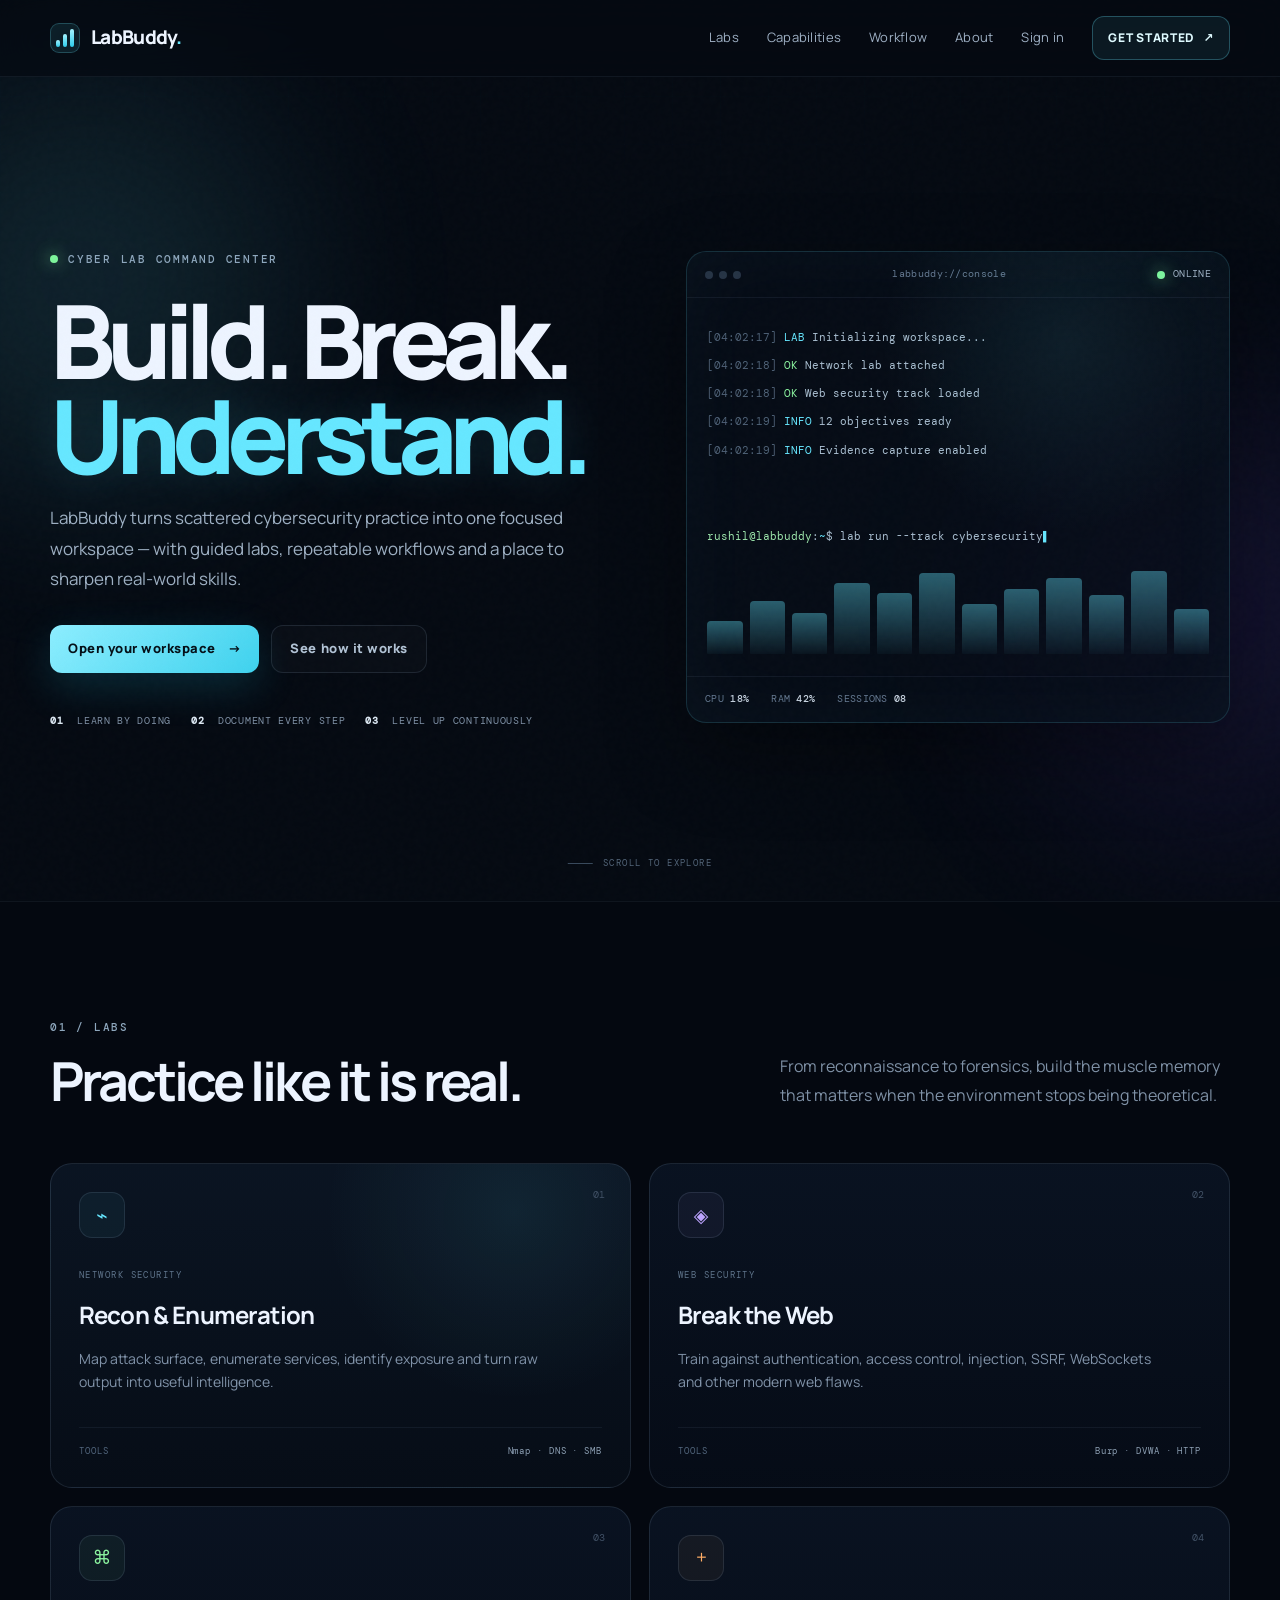
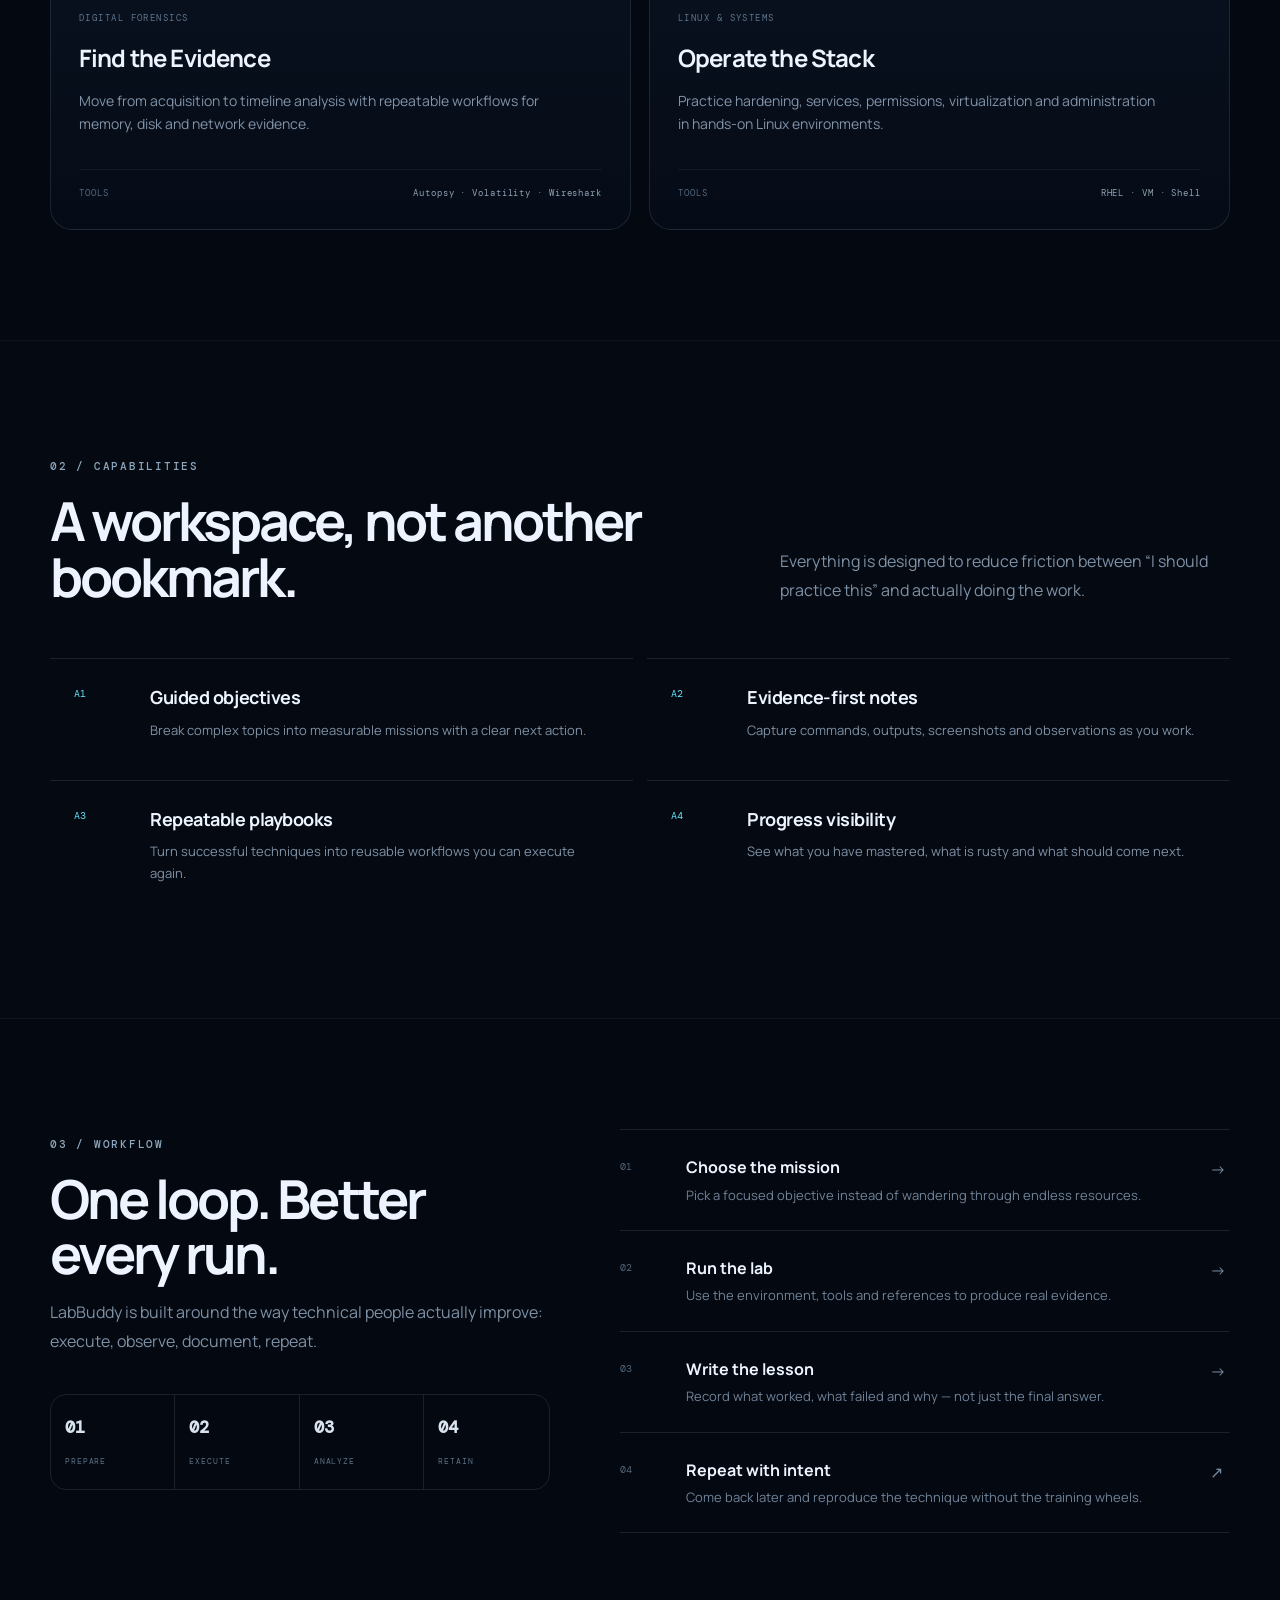
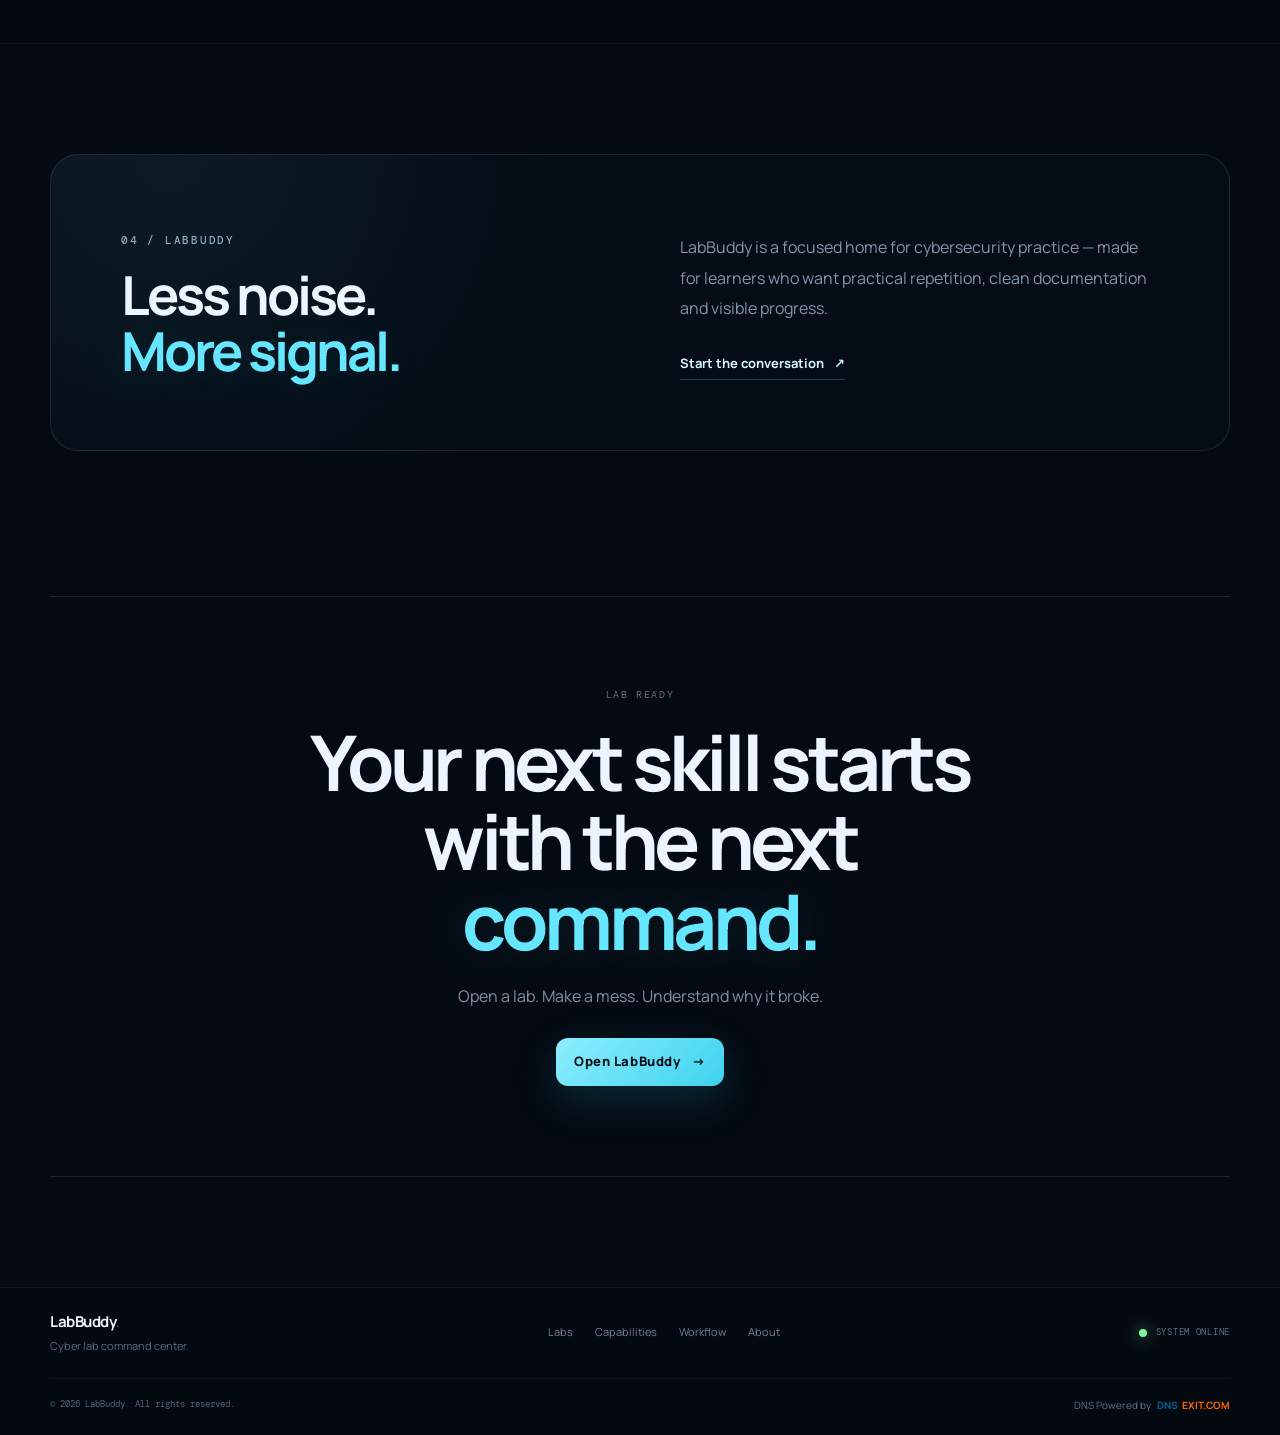
<file: index.html>
<!doctype html>
<html lang="en">
<head>
  <meta charset="utf-8">
  <meta name="viewport" content="width=device-width, initial-scale=1">
  <meta name="description" content="LabBuddy — a modern command center for cybersecurity labs, learning paths, tools and practice environments.">
  <meta name="theme-color" content="#07111f">
  <meta name="color-scheme" content="dark">
  <link rel="icon" type="image/svg+xml" href="favicon.svg">
  <link rel="stylesheet" href="styles.css">
  <link rel="stylesheet" href="auth.css">
  <title>LabBuddy — Cyber Lab Command Center</title>
</head>
<body>
  <div class="noise" aria-hidden="true"></div>
  <div class="orb orb-a" aria-hidden="true"></div>
  <div class="orb orb-b" aria-hidden="true"></div>
  <div class="grid-bg" aria-hidden="true"></div>

  <header class="site-header">
    <div class="container nav-wrap">
      <a class="brand" href="#top" aria-label="LabBuddy home">
        <span class="brand-mark" aria-hidden="true">
          <span></span><span></span><span></span>
        </span>
        <span class="brand-text">LabBuddy<span class="brand-dot">.</span></span>
      </a>

      <button class="menu-toggle" type="button" aria-expanded="false" aria-controls="site-nav">
        <span></span><span></span><span></span>
        <span class="sr-only">Toggle navigation</span>
      </button>

      <nav id="site-nav" class="site-nav" aria-label="Primary navigation">
        <a href="#labs">Labs</a>
        <a href="#capabilities">Capabilities</a>
        <a href="#workflow">Workflow</a>
        <a href="#about">About</a>
        <a href="signin.html">Sign in</a>
      </nav>

      <a class="nav-cta" href="signup.html">Get started <span aria-hidden="true">↗</span></a>
    </div>
  </header>

  <main id="top">
    <section class="hero section-pad">
      <div class="container hero-grid">
        <div class="hero-copy reveal">
          <div class="eyebrow"><span class="pulse"></span> CYBER LAB COMMAND CENTER</div>
          <h1>Build. Break.<br><span>Understand.</span></h1>
          <p class="hero-lead">
            LabBuddy turns scattered cybersecurity practice into one focused workspace —
            with guided labs, repeatable workflows and a place to sharpen real-world skills.
          </p>
          <div class="hero-actions">
            <a class="button button-primary" href="dashboard.html">Open your workspace <span>→</span></a>
            <a class="button button-ghost" href="#workflow">See how it works</a>
          </div>
          <div class="hero-meta" aria-label="Platform highlights">
            <span><b>01</b> Learn by doing</span>
            <span><b>02</b> Document every step</span>
            <span><b>03</b> Level up continuously</span>
          </div>
        </div>

        <div class="terminal-card reveal" aria-label="LabBuddy live console preview">
          <div class="terminal-topbar">
            <div class="traffic"><i></i><i></i><i></i></div>
            <span>labbuddy://console</span>
            <span class="top-status"><span class="tiny-dot"></span> ONLINE</span>
          </div>
          <div class="terminal-body">
            <div class="terminal-line"><span class="t-muted">[04:02:17]</span> <span class="t-cyan">LAB</span> Initializing workspace...</div>
            <div class="terminal-line"><span class="t-muted">[04:02:18]</span> <span class="t-green"> OK </span> Network lab attached</div>
            <div class="terminal-line"><span class="t-muted">[04:02:18]</span> <span class="t-green"> OK </span> Web security track loaded</div>
            <div class="terminal-line"><span class="t-muted">[04:02:19]</span> <span class="t-cyan">INFO</span> 12 objectives ready</div>
            <div class="terminal-line"><span class="t-muted">[04:02:19]</span> <span class="t-cyan">INFO</span> Evidence capture enabled</div>
            <div class="terminal-spacer"></div>
            <div class="terminal-line command"><span class="prompt">rushil@labbuddy</span>:<span class="path">~</span>$ <span id="typed-command"></span><span class="caret">▌</span></div>
            <div class="console-bars" aria-hidden="true"><span style="--h:38%"></span><span style="--h:62%"></span><span style="--h:48%"></span><span style="--h:82%"></span><span style="--h:71%"></span><span style="--h:94%"></span><span style="--h:58%"></span><span style="--h:76%"></span><span style="--h:88%"></span><span style="--h:68%"></span><span style="--h:97%"></span><span style="--h:52%"></span></div>
          </div>
          <div class="terminal-footer">
            <span>CPU <b>18%</b></span>
            <span>RAM <b>42%</b></span>
            <span>SESSIONS <b>08</b></span>
          </div>
        </div>
      </div>
      <div class="scroll-cue" aria-hidden="true"><span></span> SCROLL TO EXPLORE</div>
    </section>

    <section id="labs" class="section-pad section-dark">
      <div class="container">
        <div class="section-heading reveal">
          <div>
            <div class="eyebrow">01 / LABS</div>
            <h2>Practice like it is real.</h2>
          </div>
          <p>From reconnaissance to forensics, build the muscle memory that matters when the environment stops being theoretical.</p>
        </div>

        <div class="lab-grid">
          <article class="lab-card lab-card-featured reveal">
            <div class="card-number">01</div>
            <div class="icon-box icon-cyan">⌁</div>
            <div class="tag">NETWORK SECURITY</div>
            <h3>Recon &amp; Enumeration</h3>
            <p>Map attack surface, enumerate services, identify exposure and turn raw output into useful intelligence.</p>
            <div class="card-footer"><span>TOOLS</span><strong>Nmap · DNS · SMB</strong></div>
          </article>

          <article class="lab-card reveal">
            <div class="card-number">02</div>
            <div class="icon-box icon-violet">◈</div>
            <div class="tag">WEB SECURITY</div>
            <h3>Break the Web</h3>
            <p>Train against authentication, access control, injection, SSRF, WebSockets and other modern web flaws.</p>
            <div class="card-footer"><span>TOOLS</span><strong>Burp · DVWA · HTTP</strong></div>
          </article>

          <article class="lab-card reveal">
            <div class="card-number">03</div>
            <div class="icon-box icon-green">⌘</div>
            <div class="tag">DIGITAL FORENSICS</div>
            <h3>Find the Evidence</h3>
            <p>Move from acquisition to timeline analysis with repeatable workflows for memory, disk and network evidence.</p>
            <div class="card-footer"><span>TOOLS</span><strong>Autopsy · Volatility · Wireshark</strong></div>
          </article>

          <article class="lab-card reveal">
            <div class="card-number">04</div>
            <div class="icon-box icon-orange">+</div>
            <div class="tag">LINUX &amp; SYSTEMS</div>
            <h3>Operate the Stack</h3>
            <p>Practice hardening, services, permissions, virtualization and administration in hands-on Linux environments.</p>
            <div class="card-footer"><span>TOOLS</span><strong>RHEL · VM · Shell</strong></div>
          </article>
        </div>
      </div>
    </section>

    <section id="capabilities" class="section-pad">
      <div class="container">
        <div class="section-heading reveal">
          <div>
            <div class="eyebrow">02 / CAPABILITIES</div>
            <h2>A workspace, not another bookmark.</h2>
          </div>
          <p>Everything is designed to reduce friction between “I should practice this” and actually doing the work.</p>
        </div>

        <div class="cap-grid">
          <article class="cap-item reveal"><span class="cap-index">A1</span><div><h3>Guided objectives</h3><p>Break complex topics into measurable missions with a clear next action.</p></div></article>
          <article class="cap-item reveal"><span class="cap-index">A2</span><div><h3>Evidence-first notes</h3><p>Capture commands, outputs, screenshots and observations as you work.</p></div></article>
          <article class="cap-item reveal"><span class="cap-index">A3</span><div><h3>Repeatable playbooks</h3><p>Turn successful techniques into reusable workflows you can execute again.</p></div></article>
          <article class="cap-item reveal"><span class="cap-index">A4</span><div><h3>Progress visibility</h3><p>See what you have mastered, what is rusty and what should come next.</p></div></article>
        </div>
      </div>
    </section>

    <section id="workflow" class="section-pad section-dark">
      <div class="container workflow-grid">
        <div class="workflow-copy reveal">
          <div class="eyebrow">03 / WORKFLOW</div>
          <h2>One loop. Better every run.</h2>
          <p>LabBuddy is built around the way technical people actually improve: execute, observe, document, repeat.</p>
          <div class="metric-strip">
            <div><strong>01</strong><span>PREPARE</span></div>
            <div><strong>02</strong><span>EXECUTE</span></div>
            <div><strong>03</strong><span>ANALYZE</span></div>
            <div><strong>04</strong><span>RETAIN</span></div>
          </div>
        </div>

        <div class="workflow-list reveal">
          <div class="workflow-step"><span>01</span><div><h3>Choose the mission</h3><p>Pick a focused objective instead of wandering through endless resources.</p></div><b>→</b></div>
          <div class="workflow-step"><span>02</span><div><h3>Run the lab</h3><p>Use the environment, tools and references to produce real evidence.</p></div><b>→</b></div>
          <div class="workflow-step"><span>03</span><div><h3>Write the lesson</h3><p>Record what worked, what failed and why — not just the final answer.</p></div><b>→</b></div>
          <div class="workflow-step"><span>04</span><div><h3>Repeat with intent</h3><p>Come back later and reproduce the technique without the training wheels.</p></div><b>↗</b></div>
        </div>
      </div>
    </section>

    <section id="about" class="section-pad">
      <div class="container about-panel reveal">
        <div>
          <div class="eyebrow">04 / LABBUDDY</div>
          <h2>Less noise.<br><span>More signal.</span></h2>
        </div>
        <div>
          <p>LabBuddy is a focused home for cybersecurity practice — made for learners who want practical repetition, clean documentation and visible progress.</p>
          <a class="text-link" href="mailto:hello@labbuddy.work.gd">Start the conversation <span>↗</span></a>
        </div>
      </div>
    </section>

    <section class="section-pad final-cta">
      <div class="container cta-box reveal">
        <div class="cta-kicker">LAB READY</div>
        <h2>Your next skill starts<br>with the next <span>command.</span></h2>
        <p>Open a lab. Make a mess. Understand why it broke.</p>
        <a class="button button-primary" href="dashboard.html">Open LabBuddy <span>→</span></a>
      </div>
    </section>
  </main>

  <footer class="site-footer">
    <div class="container footer-main">
      <div class="footer-brand"><strong>LabBuddy<span class="brand-dot">.</span></strong><span>Cyber lab command center.</span></div>
      <div class="footer-links"><a href="#labs">Labs</a><a href="#capabilities">Capabilities</a><a href="#workflow">Workflow</a><a href="#about">About</a></div>
      <div class="footer-status"><span class="tiny-dot"></span> SYSTEM ONLINE</div>
    </div>
    <div class="container footer-bottom">
      <span>© <span id="year"></span> LabBuddy. All rights reserved.</span>
      <div class="dns-footer" aria-label="DNS provider attribution">
        DNS Powered by <font color="#006699"><a href="http://www.dnsExit.com">DNS</a></font><a href="http://www.dnsExit.com"><font color="#FF6600">EXIT.COM</font></a>
      </div>
    </div>
  </footer>

  <script src="script.js"></script>
</body>
</html>
</file>
<file: styles.css>
@import url('https://fonts.googleapis.com/css2?family=DM+Mono:wght@400;500&family=Manrope:wght@400;500;600;700;800&display=swap');

:root {
  --bg: #050a12;
  --panel: rgba(10, 19, 32, .72);
  --panel-2: #0a1320;
  --line: rgba(154, 181, 210, .14);
  --text: #edf4ff;
  --muted: #91a2b8;
  --cyan: #66e7ff;
  --cyan-2: #1ac6e9;
  --green: #8cf5a0;
  --violet: #bda4ff;
  --orange: #ffad66;
  --shadow: 0 30px 80px rgba(0,0,0,.35);
  --radius: 22px;
  --mono: 'DM Mono', ui-monospace, SFMono-Regular, Menlo, Monaco, Consolas, monospace;
  --sans: 'Manrope', Inter, ui-sans-serif, system-ui, -apple-system, BlinkMacSystemFont, 'Segoe UI', sans-serif;
}

* { box-sizing: border-box; }
html { scroll-behavior: smooth; }
body {
  margin: 0;
  color: var(--text);
  background: var(--bg);
  font-family: var(--sans);
  line-height: 1.65;
  overflow-x: hidden;
}
a { color: inherit; text-decoration: none; }
button { font: inherit; }
.container { width: min(1180px, calc(100% - 40px)); margin-inline: auto; }
.section-pad { padding: 110px 0; position: relative; }
.section-dark { background: rgba(4, 9, 16, .76); border-block: 1px solid rgba(154,181,210,.07); }

.sr-only { position: absolute; width: 1px; height: 1px; padding: 0; margin: -1px; overflow: hidden; clip: rect(0,0,0,0); white-space: nowrap; border: 0; }
.noise {
  position: fixed; inset: 0; pointer-events: none; z-index: 20; opacity: .035;
  background-image: url("data:image/svg+xml,%3Csvg viewBox='0 0 180 180' xmlns='http://www.w3.org/2000/svg'%3E%3Cfilter id='n'%3E%3CfeTurbulence type='fractalNoise' baseFrequency='.9' numOctaves='4' stitchTiles='stitch'/%3E%3C/filter%3E%3Crect width='100%25' height='100%25' filter='url(%23n)' opacity='.5'/%3E%3C/svg%3E");
}
.grid-bg { position: fixed; inset: 0; pointer-events: none; opacity: .23; background-image: linear-gradient(rgba(102,231,255,.045) 1px, transparent 1px), linear-gradient(90deg, rgba(102,231,255,.045) 1px, transparent 1px); background-size: 48px 48px; mask-image: linear-gradient(to bottom, black, transparent 80%); }
.orb { position: fixed; width: 420px; height: 420px; border-radius: 50%; filter: blur(100px); pointer-events: none; opacity: .11; z-index: 0; }
.orb-a { top: 8%; left: -10%; background: var(--cyan); }
.orb-b { top: 45%; right: -12%; background: #7d4dff; }

.site-header { position: sticky; top: 0; z-index: 30; backdrop-filter: blur(18px); background: rgba(5,10,18,.64); border-bottom: 1px solid rgba(154,181,210,.08); }
.nav-wrap { min-height: 76px; display: flex; align-items: center; gap: 28px; }
.brand { display: inline-flex; align-items: center; gap: 11px; font-weight: 800; letter-spacing: -.035em; font-size: 19px; }
.brand-mark { width: 30px; height: 30px; display: grid; grid-template-columns: repeat(3,1fr); gap: 3px; align-items: end; padding: 5px; border: 1px solid rgba(102,231,255,.25); border-radius: 9px; background: rgba(102,231,255,.06); box-shadow: inset 0 0 24px rgba(102,231,255,.06); }
.brand-mark span { display: block; border-radius: 2px; background: linear-gradient(180deg, #a5f3ff, #2ecbe9); }
.brand-mark span:nth-child(1){height: 40%;}.brand-mark span:nth-child(2){height: 70%;}.brand-mark span:nth-child(3){height: 100%;}
.brand-dot { color: var(--cyan); }
.site-nav { display: flex; align-items: center; gap: 28px; margin-left: auto; }
.site-nav a { color: #9fb0c4; font-size: 13px; letter-spacing: .02em; transition: color .2s ease; }
.site-nav a:hover { color: var(--text); }
.nav-cta { display: inline-flex; gap: 8px; align-items: center; padding: 11px 15px; border: 1px solid rgba(102,231,255,.28); background: rgba(102,231,255,.07); border-radius: 12px; color: #dffaff; font-size: 12px; font-weight: 800; letter-spacing: .06em; text-transform: uppercase; }
.menu-toggle { display: none; margin-left: auto; border: 0; background: transparent; color: white; }

.hero { min-height: calc(100vh - 76px); display: grid; align-items: center; padding-top: 86px; padding-bottom: 90px; }
.hero-grid { display: grid; grid-template-columns: 1.02fr .98fr; gap: 70px; align-items: center; position: relative; z-index: 1; }
.eyebrow { display: inline-flex; align-items: center; gap: 10px; color: #8ea7bd; font-family: var(--mono); font-size: 11px; letter-spacing: .16em; font-weight: 500; }
.pulse, .tiny-dot { width: 8px; height: 8px; border-radius: 999px; background: #7df49b; box-shadow: 0 0 16px rgba(125,244,155,.8); display: inline-block; }
.hero h1 { margin: 22px 0 20px; font-size: clamp(4.1rem, 8vw, 7.3rem); line-height: .93; letter-spacing: -.08em; font-weight: 800; max-width: 800px; }
h1 span, h2 span { color: var(--cyan); text-shadow: 0 0 45px rgba(102,231,255,.14); }
.hero-lead { max-width: 650px; color: #9eb0c3; font-size: 17px; line-height: 1.8; }
.hero-actions { display: flex; gap: 12px; flex-wrap: wrap; margin-top: 30px; }
.button { display: inline-flex; align-items: center; justify-content: center; gap: 12px; min-height: 48px; padding: 0 18px; border-radius: 12px; font-size: 13px; font-weight: 800; letter-spacing: .04em; transition: transform .2s ease, border-color .2s ease, background .2s ease; }
.button:hover { transform: translateY(-2px); }
.button-primary { background: linear-gradient(135deg, #8deeff, #3ed2ee); color: #041018; box-shadow: 0 14px 40px rgba(30,200,235,.17); }
.button-ghost { border: 1px solid var(--line); color: #b2c3d5; background: rgba(255,255,255,.02); }
.hero-meta { display: flex; flex-wrap: wrap; gap: 20px; margin-top: 40px; color: #7f91a6; font-family: var(--mono); font-size: 10px; letter-spacing: .07em; text-transform: uppercase; }
.hero-meta b { color: #dce8f3; margin-right: 7px; }

.terminal-card { border: 1px solid rgba(102,231,255,.16); border-radius: 20px; background: rgba(7,14,24,.76); box-shadow: var(--shadow), inset 0 0 80px rgba(102,231,255,.035); overflow: hidden; position: relative; }
.terminal-card::before { content: ''; position: absolute; inset: 0; background: radial-gradient(circle at 70% 20%, rgba(102,231,255,.08), transparent 35%); pointer-events: none; }
.terminal-topbar, .terminal-footer { min-height: 46px; display: flex; align-items: center; padding: 0 18px; color: #657991; font-family: var(--mono); font-size: 10px; letter-spacing: .03em; border-bottom: 1px solid rgba(154,181,210,.08); }
.terminal-topbar { justify-content: space-between; }
.terminal-footer { border-top: 1px solid rgba(154,181,210,.08); border-bottom: 0; gap: 22px; }
.terminal-footer b { color: #c9d5e2; font-weight: 500; }
.traffic { display: flex; gap: 6px; }
.traffic i { width: 8px; height: 8px; border-radius: 50%; background: #263445; }
.top-status { display: inline-flex; gap: 8px; align-items: center; color: #9eb0c2; }
.terminal-body { padding: 25px 20px 22px; min-height: 360px; display: flex; flex-direction: column; font-family: var(--mono); font-size: 11px; color: #abc0d2; }
.terminal-line { margin: 5px 0; }
.t-muted { color: #4f6277; }.t-cyan { color: var(--cyan); }.t-green { color: var(--green); }
.terminal-spacer { flex: 1; min-height: 58px; }
.prompt { color: #9ee8ad; }.path { color: var(--cyan); }.caret { color: var(--cyan); animation: blink 1s step-end infinite; }
.console-bars { height: 86px; display: flex; align-items: end; gap: 7px; opacity: .45; margin-top: 18px; }
.console-bars span { flex: 1; height: var(--h); background: linear-gradient(180deg, rgba(102,231,255,.84), rgba(102,231,255,.08)); border-radius: 4px 4px 1px 1px; }
@keyframes blink { 50% { opacity: 0; } }

.scroll-cue { position: absolute; bottom: 30px; left: 50%; transform: translateX(-50%); display: flex; align-items: center; gap: 10px; color: #536579; font-family: var(--mono); font-size: 9px; letter-spacing: .16em; }
.scroll-cue span { width: 25px; height: 1px; background: #38495c; }

.section-heading { display: flex; justify-content: space-between; gap: 50px; align-items: end; margin-bottom: 54px; }
.section-heading h2, .workflow-copy h2, .about-panel h2, .cta-box h2 { margin: 15px 0 0; letter-spacing: -.055em; line-height: 1.04; font-size: clamp(2.3rem, 4.2vw, 4.5rem); max-width: 780px; }
.section-heading p { color: #7f91a6; max-width: 450px; margin: 0; line-height: 1.8; }
.lab-grid { display: grid; grid-template-columns: repeat(2, minmax(0, 1fr)); gap: 18px; }
.lab-card { position: relative; min-height: 320px; padding: 28px; border-radius: var(--radius); border: 1px solid var(--line); background: linear-gradient(180deg, rgba(13,24,40,.72), rgba(8,15,26,.7)); overflow: hidden; transition: transform .25s ease, border-color .25s ease; }
.lab-card:hover { transform: translateY(-5px); border-color: rgba(102,231,255,.26); }
.lab-card-featured { background: radial-gradient(circle at 80% 15%, rgba(102,231,255,.08), transparent 35%), linear-gradient(180deg, rgba(13,24,40,.8), rgba(8,15,26,.8)); }
.card-number { position: absolute; right: 25px; top: 23px; color: #425267; font-family: var(--mono); font-size: 10px; }
.icon-box { width: 46px; height: 46px; display: grid; place-items: center; border: 1px solid var(--line); border-radius: 13px; font-size: 19px; margin-bottom: 30px; }
.icon-cyan{color:var(--cyan); background:rgba(102,231,255,.05)}.icon-violet{color:var(--violet);background:rgba(189,164,255,.05)}.icon-green{color:var(--green);background:rgba(140,245,160,.05)}.icon-orange{color:var(--orange);background:rgba(255,173,102,.05)}
.tag { font-family: var(--mono); font-size: 9px; letter-spacing: .16em; color: #5f748b; margin-bottom: 12px; }
.lab-card h3 { font-size: 24px; letter-spacing: -.035em; margin: 0 0 12px; }
.lab-card p { color: #8193a9; margin: 0; max-width: 480px; font-size: 14px; }
.card-footer { display:flex; justify-content: space-between; gap: 12px; margin-top: 34px; padding-top: 16px; border-top: 1px solid rgba(154,181,210,.08); color:#52667d; font-family: var(--mono); font-size: 9px; letter-spacing:.1em; }
.card-footer strong { color: #8ea1b5; font-weight: 400; text-align: right; }

.cap-grid { display: grid; grid-template-columns: repeat(2,minmax(0,1fr)); gap: 14px; }
.cap-item { display: grid; grid-template-columns: 58px 1fr; gap: 18px; align-items: start; padding: 24px; border-top: 1px solid var(--line); }
.cap-index { font-family: var(--mono); color: var(--cyan); font-size: 10px; padding-top: 3px; }
.cap-item h3 { margin: 0 0 7px; font-size: 18px; letter-spacing: -.025em; }.cap-item p{margin:0;color:#7f91a6;font-size:13px;max-width:520px}

.workflow-grid { display: grid; grid-template-columns: .9fr 1.1fr; gap: 70px; align-items: start; }
.workflow-copy > p { color:#7f91a6; max-width: 520px; line-height:1.8; }
.metric-strip { margin-top: 38px; display:grid; grid-template-columns:repeat(4,1fr); border:1px solid var(--line); border-radius:16px; overflow:hidden; }
.metric-strip div { padding:18px 14px; border-right:1px solid var(--line); }.metric-strip div:last-child{border-right:0}.metric-strip strong{display:block;font-family:var(--mono);font-size:17px;color:#d8e3ef;margin-bottom:4px}.metric-strip span{font-family:var(--mono);font-size:8px;color:#5d7186;letter-spacing:.11em}
.workflow-list { border-top:1px solid var(--line); }
.workflow-step { display:grid; grid-template-columns:50px 1fr 20px; gap:16px; align-items:start; padding:24px 0; border-bottom:1px solid var(--line); }.workflow-step > span{font-family:var(--mono);font-size:10px;color:#53677c;padding-top:5px}.workflow-step h3{margin:0 0 4px;font-size:16px}.workflow-step p{margin:0;color:#71849a;font-size:13px}.workflow-step b{font-weight:400;color:#788ba0;padding-top:2px}

.about-panel { display:grid; grid-template-columns: 1fr 1fr; gap:80px; padding:70px; border:1px solid var(--line); border-radius:28px; background: radial-gradient(circle at 10% 0%, rgba(102,231,255,.07), transparent 35%), rgba(8,15,26,.62); }
.about-panel p{color:#8495a9;line-height:1.9;max-width:530px;margin:7px 0 25px}.text-link{display:inline-flex;gap:10px;color:#d5faff;font-weight:700;font-size:13px;border-bottom:1px solid rgba(102,231,255,.25);padding-bottom:5px}
.final-cta { padding-top: 35px; }
.cta-box { text-align:center; padding:90px 20px; border-top:1px solid var(--line); border-bottom:1px solid var(--line); }
.cta-kicker { color:#5f7489;font-family:var(--mono);letter-spacing:.16em;font-size:10px;margin-bottom:18px }.cta-box h2{margin-inline:auto;font-size:clamp(2.8rem,6vw,6.6rem)}.cta-box p{color:#7f91a6;margin:22px 0 28px}

.site-footer { border-top: 1px solid rgba(154,181,210,.08); background:#040910; }
.footer-main { display:flex; align-items:center; justify-content:space-between; gap:30px; min-height:90px; }
.footer-brand { display:flex; flex-direction:column; gap:2px; }.footer-brand strong{font-size:15px;letter-spacing:-.03em}.footer-brand span{font-size:11px;color:#586a7f}
.footer-links { display:flex; gap:22px; color:#6f8094; font-size:11px; }.footer-links a:hover{color:#d6e0eb}.footer-status{display:flex;align-items:center;gap:9px;font-family:var(--mono);font-size:9px;color:#5c6f83;letter-spacing:.08em}.footer-bottom{display:flex;justify-content:space-between;gap:20px;align-items:center;padding:18px 0 22px;border-top:1px solid rgba(154,181,210,.06);font-family:var(--mono);font-size:9px;color:#4f6278}.dns-footer{font-family:var(--sans);font-size:10px;color:#617388;}.dns-footer a{font-weight:700;}.dns-footer a:first-of-type{margin-left:4px;margin-right:0}.dns-footer font{font-size:inherit}

.reveal { opacity:0; transform:translateY(20px); transition:opacity .7s ease, transform .7s ease; }.reveal.is-visible{opacity:1;transform:none}

@media (max-width: 900px) {
  .site-nav { gap:18px; }.hero-grid, .workflow-grid, .about-panel { grid-template-columns:1fr; }.hero-grid{gap:45px}.about-panel{gap:35px;padding:40px}.section-heading{align-items:start;flex-direction:column;gap:16px}.hero h1{font-size:clamp(3.7rem,13vw,6.2rem)}
}

@media (max-width: 700px) {
  .container{width:min(100% - 28px,1180px)}.section-pad{padding:78px 0}.site-header{position:sticky}.nav-wrap{min-height:68px}.menu-toggle{display:flex;width:38px;height:38px;flex-direction:column;justify-content:center;gap:4px;padding:0}.menu-toggle span:not(.sr-only){width:19px;height:1px;background:#8ea1b4;display:block;margin-left:auto}.site-nav{display:none;position:absolute;left:14px;right:14px;top:66px;flex-direction:column;align-items:flex-start;padding:16px;border:1px solid var(--line);border-radius:15px;background:rgba(6,13,22,.96);box-shadow:var(--shadow);margin:0}.site-nav.open{display:flex}.nav-cta{display:none}.hero{padding-top:62px;min-height:auto}.hero-lead{font-size:15px}.hero-meta{gap:10px 18px}.terminal-body{min-height:330px;font-size:9px}.terminal-footer{gap:12px;font-size:8px}.lab-grid,.cap-grid{grid-template-columns:1fr}.lab-card{min-height:auto}.metric-strip{grid-template-columns:repeat(2,1fr)}.metric-strip div:nth-child(2){border-right:0}.metric-strip div:nth-child(-n+2){border-bottom:1px solid var(--line)}.workflow-step{grid-template-columns:35px 1fr 15px}.footer-main,.footer-bottom{flex-direction:column;align-items:flex-start}.footer-links{flex-wrap:wrap;gap:13px}.scroll-cue{display:none}
}

@media (prefers-reduced-motion: reduce) {
  html{scroll-behavior:auto}.reveal{opacity:1;transform:none;transition:none}.button,.lab-card{transition:none}.caret{animation:none}
}
</file>
<file: auth.css>
/* LabBuddy auth and account workspace — reuses the landing-page design tokens. */
.auth-page{min-height:100vh;background:var(--bg);position:relative}
.auth-header{width:min(1180px,calc(100% - 40px));margin:auto;min-height:82px;display:flex;align-items:center;justify-content:space-between;position:relative;z-index:2}
.back-link{font-size:12px;color:#91a2b8}.back-link:hover,.auth-switch a:hover{color:var(--cyan)}
.auth-shell{width:min(1080px,calc(100% - 40px));min-height:calc(100vh - 100px);margin:0 auto 50px;display:grid;grid-template-columns:minmax(0,490px) minmax(0,1fr);align-items:center;gap:70px;position:relative;z-index:1}
.auth-card{padding:42px;border:1px solid var(--line);border-radius:24px;background:linear-gradient(155deg,rgba(13,24,40,.94),rgba(6,13,23,.94));box-shadow:var(--shadow)}
.auth-card h1,.dashboard-welcome h1{font-size:clamp(2.5rem,5vw,4rem);letter-spacing:-.07em;line-height:1.04;margin:18px 0 12px}
.auth-card h1 span,.auth-aside h2 span,.dashboard-welcome h1 span{color:var(--cyan)}
.auth-subtitle{color:#8b9db2;font-size:13px;line-height:1.8;margin:0 0 25px}
.auth-card form{display:flex;flex-direction:column;gap:9px}
.auth-card label,.note-form label{font-size:11px;color:#b7c6d6;font-weight:700;margin-top:8px}
.auth-card input:not([type=checkbox]),.note-form input,.note-form textarea{width:100%;min-height:47px;padding:12px 14px;border:1px solid rgba(154,181,210,.17);border-radius:10px;background:#07101c;color:var(--text);outline:none;font:13px var(--sans);transition:border-color .2s}
.auth-card input:focus,.note-form input:focus,.note-form textarea:focus{border-color:rgba(102,231,255,.65);box-shadow:0 0 0 3px rgba(102,231,255,.07)}
.label-row{display:flex;align-items:center;justify-content:space-between}.label-row a{font-size:11px;color:var(--cyan)}
.auth-submit{width:100%;margin-top:12px;border:0;cursor:pointer}.auth-submit:disabled{opacity:.6;cursor:wait}
.oauth-button{width:100%;min-height:47px;border:1px solid rgba(154,181,210,.2);border-radius:10px;background:rgba(255,255,255,.035);color:#e6eef7;font-weight:700;font-size:12px;display:flex;align-items:center;justify-content:center;gap:12px;cursor:pointer}
.oauth-button:hover{border-color:rgba(102,231,255,.5);background:rgba(102,231,255,.05)}
.google-g{font-size:18px;font-weight:800;color:#fff}.auth-divider{display:flex;align-items:center;gap:12px;margin:22px 0;color:#5d7186;font:9px var(--mono);letter-spacing:.1em}.auth-divider:before,.auth-divider:after{content:"";height:1px;background:var(--line);flex:1}
.auth-switch{text-align:center;color:#8294a9;font-size:12px;margin:23px 0 0}.auth-switch a{color:var(--cyan);font-weight:800}
.auth-legal{font-size:10px;line-height:1.7;text-align:center;color:#586b80;margin:18px 0 0}
.notice{padding:12px 14px;margin:0 0 17px;border-radius:10px;border:1px solid rgba(255,130,110,.25);background:rgba(255,100,80,.07);color:#ffb1a2;font-size:12px;line-height:1.6}
.notice.success{border-color:rgba(140,245,160,.25);background:rgba(140,245,160,.06);color:#a9f5b6}
.auth-aside{padding:30px 0}.aside-mark{font:800 70px var(--mono);letter-spacing:-.12em;color:#eaf8ff;text-shadow:0 0 45px rgba(102,231,255,.18);margin-bottom:35px}.aside-mark span{color:var(--cyan)}
.auth-aside h2{font-size:clamp(2.8rem,5vw,5rem);letter-spacing:-.07em;line-height:1.02;margin:18px 0}.auth-aside>p:not(.eyebrow){max-width:400px;color:#8193a8;line-height:1.9;font-size:14px}
.aside-status{display:flex;align-items:center;gap:10px;color:#60768b;font:9px var(--mono);letter-spacing:.1em;margin-top:42px}.aside-status i{width:7px;height:7px;border-radius:50%;background:var(--green);box-shadow:0 0 12px var(--green)}
.check-row{display:flex;gap:10px;align-items:flex-start;font-weight:400!important;line-height:1.6;color:#8799ad!important}.check-row input{margin-top:3px;accent-color:#66e7ff}.single{grid-template-columns:minmax(0,490px);justify-content:center;min-height:70vh}
.dashboard-page{min-height:100vh;background:var(--bg)}.dashboard-nav{display:flex;gap:25px;margin-left:auto;margin-right:25px}.dashboard-nav a{font-size:12px;color:#91a2b8}.signout{min-height:40px;cursor:pointer}
.dashboard-main{padding-top:65px;padding-bottom:90px;position:relative;z-index:1}.dashboard-welcome{display:flex;align-items:center;justify-content:space-between;gap:25px;margin-bottom:35px}.dashboard-welcome h1{margin:16px 0 8px}.dashboard-welcome p{color:#8193a8;font-size:13px}.profile-chip{display:flex;align-items:center;gap:12px;padding:12px 16px;border:1px solid var(--line);border-radius:14px;background:rgba(10,19,32,.7)}.profile-chip strong,.profile-chip small{display:block}.profile-chip strong{font-size:12px}.profile-chip small{font-size:10px;color:#8294a9;margin-top:3px}.avatar{width:38px;height:38px;border-radius:12px;background:rgba(102,231,255,.12);color:var(--cyan);display:grid;place-items:center;font:700 13px var(--mono)}
.dashboard-cards{display:grid;grid-template-columns:repeat(3,1fr);gap:14px;margin:28px 0 65px}.dash-card,.mission{padding:23px;border:1px solid var(--line);border-radius:17px;background:linear-gradient(150deg,rgba(13,24,40,.78),rgba(7,14,24,.75))}.dash-label,.mission>span{font:9px var(--mono);letter-spacing:.13em;color:#71869b}.dash-card strong{display:block;font-size:34px;letter-spacing:-.06em;margin:10px 0 0}.dash-card p,.mission p{font-size:12px;color:#8092a7;line-height:1.7;margin:4px 0 0}
.dashboard-section{margin:55px 0}.dashboard-section .section-heading{margin-bottom:25px}.dashboard-section .section-heading h2{font-size:clamp(2rem,4vw,3rem)}
.mission-grid{display:grid;grid-template-columns:repeat(2,1fr);gap:14px}.mission h3{font-size:19px;margin:12px 0 6px}.mission-action,.delete-note{border:0;background:transparent;color:var(--cyan);font-size:11px;font-weight:800;cursor:pointer;margin-top:18px;padding:0}.mission-action.is-complete{color:var(--green)}
.note-form{max-width:720px;padding:22px;border:1px solid var(--line);border-radius:16px;background:rgba(9,17,29,.8);display:flex;flex-direction:column;gap:8px}.note-form textarea{resize:vertical;line-height:1.6}.note-form .button{align-self:flex-start;margin-top:8px;cursor:pointer;border:0}
.notes-list{display:grid;gap:10px;margin-top:18px;max-width:720px}.saved-note{padding:17px;border:1px solid var(--line);border-radius:13px;background:rgba(9,17,29,.7)}.saved-note>div{display:flex;justify-content:space-between;gap:15px}.saved-note strong{font-size:13px}.saved-note small{font-size:10px;color:#64788e}.saved-note p{font-size:12px;color:#9aabbd;white-space:pre-wrap;overflow-wrap:anywhere}.saved-note .delete-note{margin-top:0}.muted,.dashboard-footnote{color:#708399;font-size:11px}.dashboard-footnote{margin-top:55px;border-top:1px solid var(--line);padding-top:20px}
@media(max-width:850px){.auth-shell{grid-template-columns:minmax(0,520px);justify-content:center}.auth-aside{display:none}.auth-card{padding:32px}.dashboard-welcome{align-items:flex-start;flex-direction:column}.dashboard-nav{display:none}}
@media(max-width:600px){.auth-header{width:calc(100% - 28px)}.auth-shell{width:calc(100% - 28px);margin-bottom:25px}.auth-card{padding:25px 20px}.dashboard-main{padding-top:40px}.dashboard-cards{grid-template-columns:1fr;gap:9px}.mission-grid{grid-template-columns:1fr}.profile-chip{width:100%}.saved-note>div{flex-direction:column;gap:4px}}
</file>
